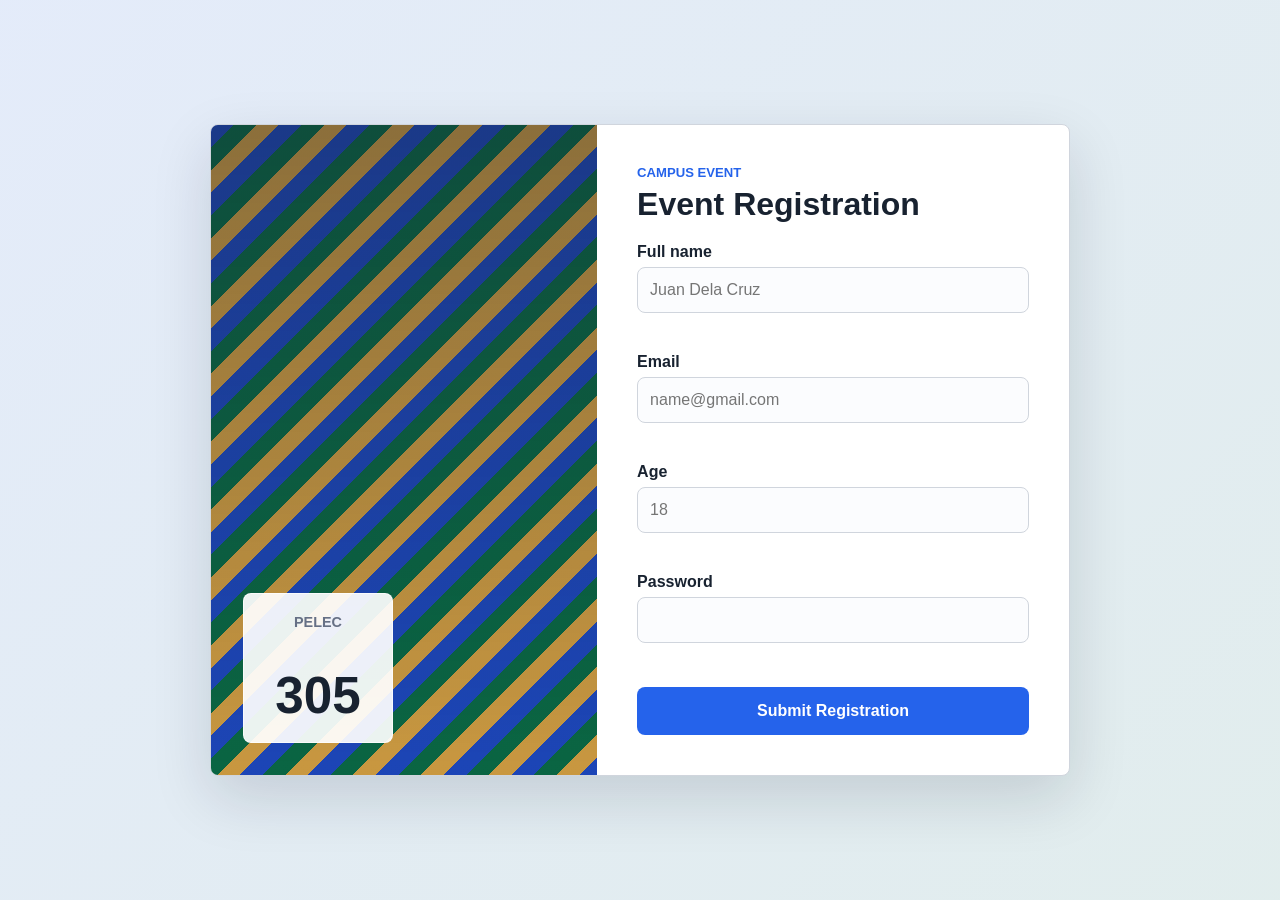
<file: frontend/index.html>
<!DOCTYPE html>
<html lang="en">
<head>
    <meta charset="UTF-8">
    <meta name="viewport" content="width=device-width, initial-scale=1.0">
    <title>Event Registration</title>
    <link rel="stylesheet" href="style.css">
    <script src="config.js" defer></script>
    <script src="script.js" defer></script>
</head>
<body>
    <main class="page-shell">
        <section class="event-panel" aria-labelledby="page-title">
            <div class="event-summary" aria-hidden="true">
                <div class="event-date">
                    <span>PELEC</span>
                    <strong>305</strong>
                </div>
            </div>

            <form class="registration-form" id="registration-form" novalidate>
                <div class="form-heading">
                    <p class="eyebrow">Campus Event</p>
                    <h1 id="page-title">Event Registration</h1>
                </div>

                <div class="status" id="form-status" role="status" aria-live="polite"></div>

                <label class="field">
                    <span>Full name</span>
                    <input id="full_name" name="full_name" type="text" autocomplete="name" placeholder="Juan Dela Cruz" required>
                    <small class="field-error" data-error-for="full_name"></small>
                </label>

                <label class="field">
                    <span>Email</span>
                    <input id="email" name="email" type="email" autocomplete="email" placeholder="name@gmail.com" required>
                    <small class="field-error" data-error-for="email"></small>
                </label>

                <label class="field">
                    <span>Age</span>
                    <input id="age" name="age" type="number" min="18" inputmode="numeric" placeholder="18" required>
                    <small class="field-error" data-error-for="age"></small>
                </label>

                <label class="field">
                    <span>Password</span>
                    <input id="password" name="password" type="password" autocomplete="new-password" minlength="8" required>
                    <small class="field-error" data-error-for="password"></small>
                </label>

                <button class="submit-button" type="submit">Submit Registration</button>
            </form>
        </section>
    </main>
</body>
</html>
</file>
<file: frontend/style.css>
:root {
    color-scheme: light;
    --bg: #f4f7fb;
    --panel: #ffffff;
    --ink: #182230;
    --muted: #667085;
    --line: #d0d5dd;
    --field: #fbfcfe;
    --blue: #2563eb;
    --blue-dark: #1d4ed8;
    --green-bg: #dcfae6;
    --green-ink: #067647;
    --red-bg: #fee4e2;
    --red-ink: #b42318;
    --gold: #f5b544;
}

* {
    box-sizing: border-box;
}

body {
    margin: 0;
    min-height: 100vh;
    font-family: Arial, sans-serif;
    background:
        linear-gradient(135deg, rgba(37, 99, 235, 0.08), rgba(6, 118, 71, 0.08)),
        var(--bg);
    color: var(--ink);
}

.page-shell {
    min-height: 100vh;
    width: 100%;
    display: grid;
    place-items: center;
    padding: 24px;
}

.event-panel {
    width: min(860px, 100%);
    min-height: 560px;
    display: grid;
    grid-template-columns: 0.9fr 1.1fr;
    background: var(--panel);
    border: 1px solid var(--line);
    border-radius: 8px;
    box-shadow: 0 22px 60px rgba(16, 24, 40, 0.14);
    overflow: hidden;
}

.event-summary {
    min-height: 100%;
    padding: 32px;
    display: flex;
    align-items: flex-end;
    background:
        linear-gradient(rgba(24, 34, 48, 0.48), rgba(24, 34, 48, 0.2)),
        repeating-linear-gradient(
            135deg,
            #1d4ed8 0,
            #1d4ed8 16px,
            #067647 16px,
            #067647 32px,
            #f5b544 32px,
            #f5b544 48px
        );
}

.event-date {
    width: 150px;
    height: 150px;
    display: grid;
    place-items: center;
    background: rgba(255, 255, 255, 0.92);
    border: 1px solid rgba(255, 255, 255, 0.7);
    border-radius: 8px;
    color: var(--ink);
    text-align: center;
}

.event-date span,
.event-date strong {
    display: block;
}

.event-date span {
    color: var(--muted);
    font-size: 0.9rem;
    font-weight: 700;
    letter-spacing: 0;
}

.event-date strong {
    font-size: 3.2rem;
    line-height: 1;
}

.registration-form {
    display: flex;
    flex-direction: column;
    justify-content: center;
    gap: 16px;
    padding: 40px;
}

.form-heading {
    margin-bottom: 4px;
}

.eyebrow {
    margin: 0 0 6px;
    color: var(--blue);
    font-size: 0.82rem;
    font-weight: 700;
    text-transform: uppercase;
}

h1 {
    margin: 0;
    font-size: 2rem;
    line-height: 1.15;
}

.field {
    display: grid;
    gap: 6px;
}

.field span {
    font-weight: 700;
}

input {
    width: 100%;
    min-height: 46px;
    padding: 11px 12px;
    border: 1px solid var(--line);
    border-radius: 8px;
    background: var(--field);
    color: var(--ink);
    font-size: 1rem;
}

input:focus {
    outline: none;
    border-color: var(--blue);
    box-shadow: 0 0 0 4px rgba(37, 99, 235, 0.12);
}

.status {
    display: none;
    padding: 10px 12px;
    border-radius: 8px;
    font-weight: 700;
}

.status.is-visible {
    display: block;
}

.status.is-success {
    background: var(--green-bg);
    color: var(--green-ink);
}

.status.is-error {
    background: var(--red-bg);
    color: var(--red-ink);
}

.field-error {
    min-height: 18px;
    color: var(--red-ink);
    font-size: 0.88rem;
}

.submit-button {
    min-height: 48px;
    margin-top: 4px;
    border: 0;
    border-radius: 8px;
    background: var(--blue);
    color: #ffffff;
    font-size: 1rem;
    font-weight: 700;
    cursor: pointer;
    transition: background 0.2s ease, transform 0.2s ease;
}

.submit-button:hover {
    background: var(--blue-dark);
    transform: translateY(-1px);
}

.submit-button:disabled {
    cursor: wait;
    opacity: 0.72;
    transform: none;
}

@media (max-width: 760px) {
    .page-shell {
        padding: 16px;
        place-items: start center;
    }

    .event-panel {
        grid-template-columns: 1fr;
        min-height: auto;
    }

    .event-summary {
        min-height: 150px;
        align-items: center;
    }

    .event-date {
        width: 112px;
        height: 112px;
    }

    .event-date strong {
        font-size: 2.3rem;
    }

    .registration-form {
        padding: 28px 20px;
    }

    h1 {
        font-size: 1.65rem;
    }
}
</file>
